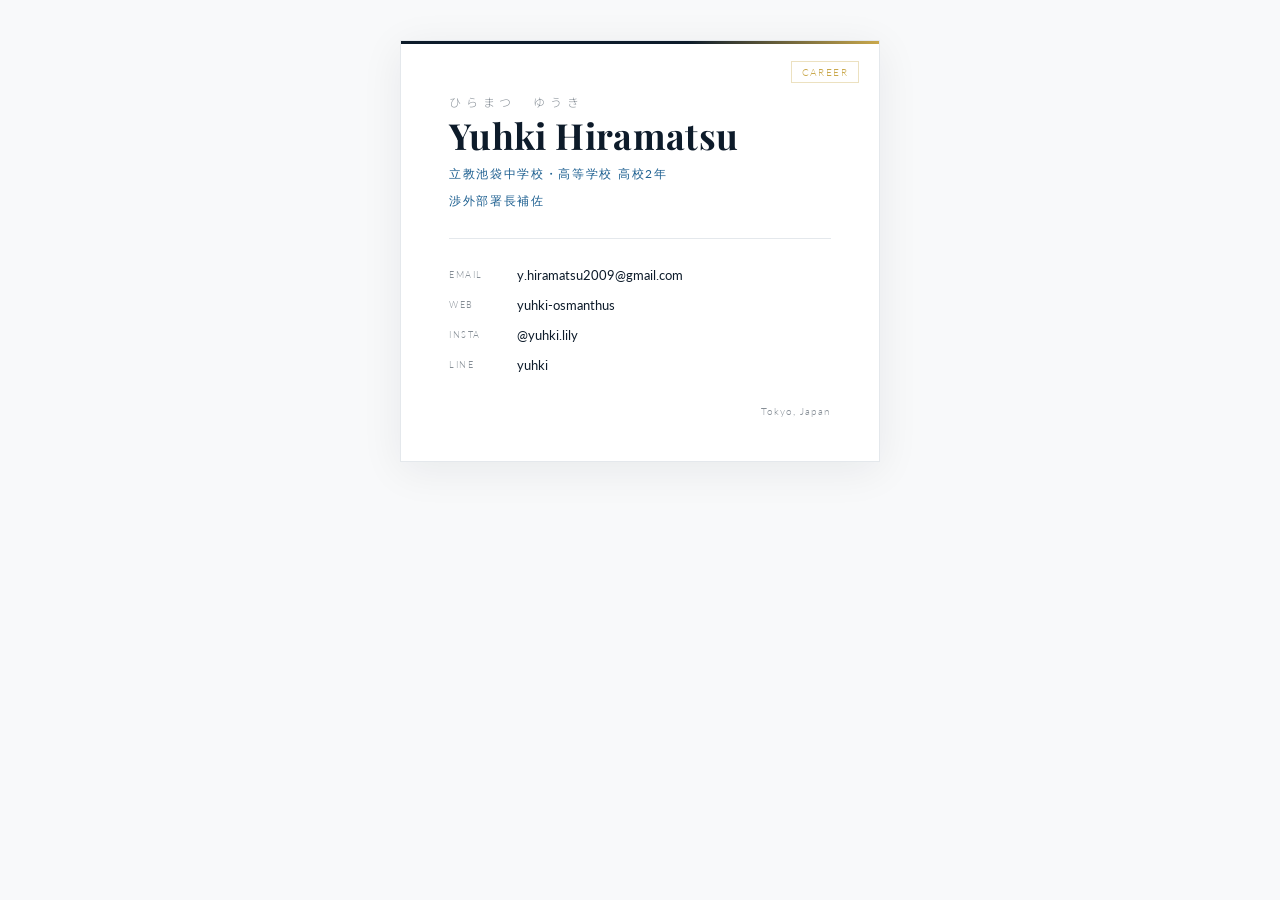
<file: index.html>
<!DOCTYPE html>
<html lang="en">
<head>
  <meta charset="UTF-8" />
  <meta name="viewport" content="width=device-width, initial-scale=1.0" />
  <title>Hanako Yamada</title>

  <!-- Fonts -->
  <link rel="preconnect" href="https://fonts.googleapis.com" />
  <link rel="preconnect" href="https://fonts.gstatic.com" crossorigin />
  <link href="https://fonts.googleapis.com/css2?family=Playfair+Display:wght@400;700&family=Noto+Sans+JP:wght@300&family=Lato:wght@300;400&display=swap" rel="stylesheet" />

  <!-- CSS -->
  <link rel="stylesheet" href="style.css" />
</head>

<body>
  <div class="card">
    <a href="career.html" class="lang">Career</a>

    <p class="name-ja">ひらまつ　ゆうき</p>
    <h1 class="name-en">Yuhki Hiramatsu</h1>
    <p class="role">立教池袋中学校・高等学校 高校2年</p>
    <p class="role">渉外部署長補佐</p>

    <div class="divider"></div>

    <div class="links">
      <a class="link-item" href="y.hiramatsu2009@gmail.com">
        <span class="link-type">Email</span>
        <span class="link-value">y.hiramatsu2009@gmail.com</span>
      </a>

      <a class="link-item" href="https://yuhki-osmanthus.github.io/meishi/index.html" target="_blank">
        <span class="link-type">Web</span>
        <span class="link-value">yuhki-osmanthus</span>
      </a>

      <a class="link-item" href="https://www.instagram.com/yuhki.lily/" target="_blank">
        <span class="link-type">insta</span>
        <span class="link-value">@yuhki.lily</span>
      </a>

      <a class="link-item" href="https://line.me/ti/p/O_eZ1T2oKX" target="_blank">
        <span class="link-type">LINE</span>
        <span class="link-value">yuhki</span>
      </a>
    </div>

    <p class="footer-note">Tokyo, Japan</p>
  </div>
</body>
</html>
</file>
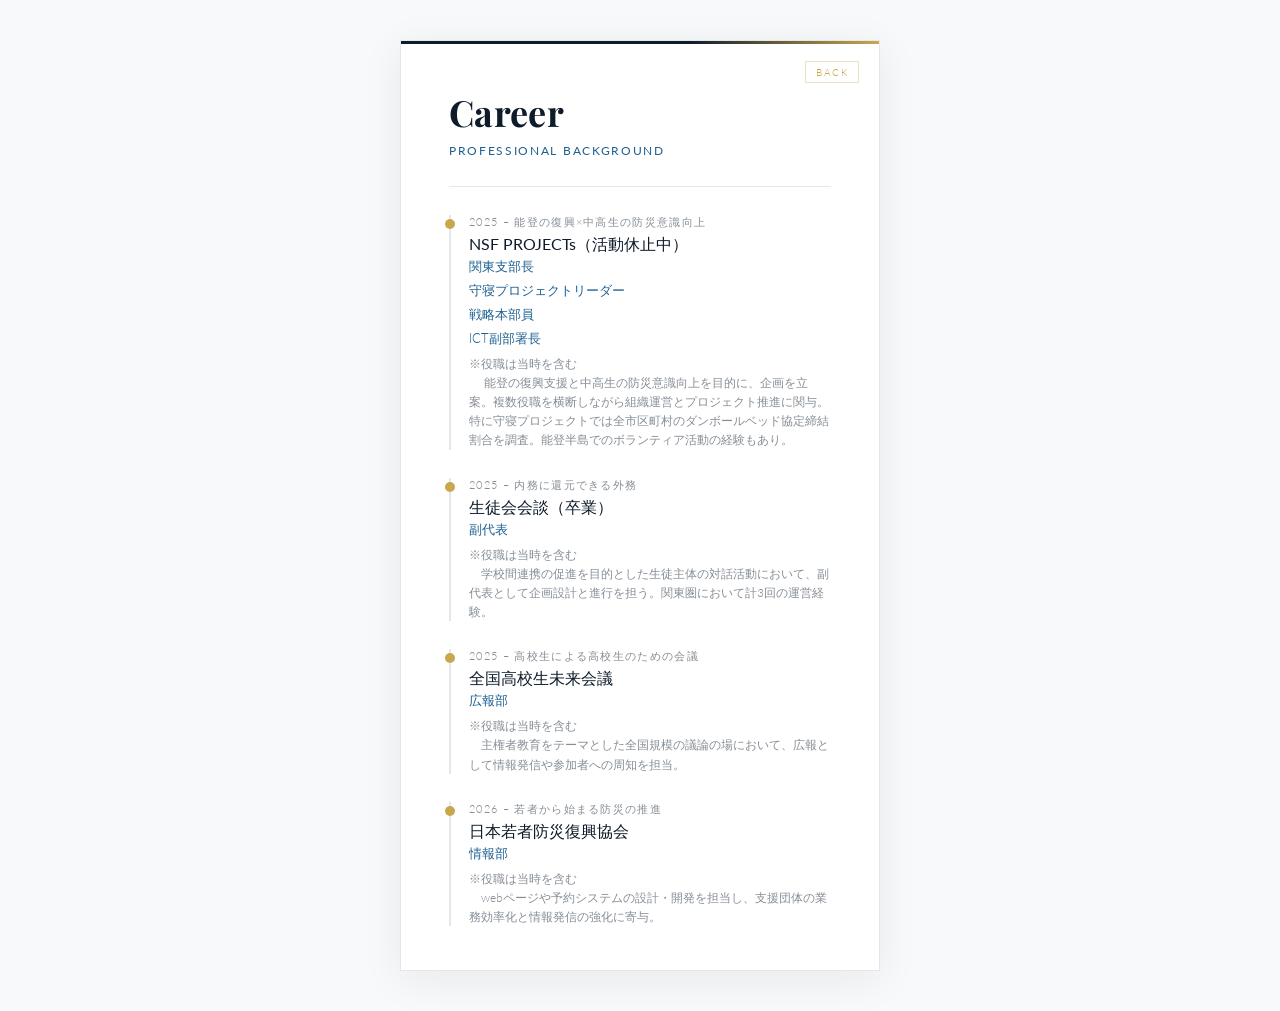
<file: career.html>
<!DOCTYPE html>
<html lang="en">
<head>
  <meta charset="UTF-8" />
  <meta name="viewport" content="width=device-width, initial-scale=1.0" />
  <title>Career | Hanako Yamada</title>

  <link rel="preconnect" href="https://fonts.googleapis.com" />
  <link rel="preconnect" href="https://fonts.gstatic.com" crossorigin />
  <link href="https://fonts.googleapis.com/css2?family=Playfair+Display:wght@400;700&family=Noto+Sans+JP:wght@300&family=Lato:wght@300;400&display=swap" rel="stylesheet" />

  <link rel="stylesheet" href="style.css" />
</head>

<body>
  <div class="card">

    <!-- 戻る -->
    <a href="index.html" class="lang">Back</a>

    <h1 class="name-en">Career</h1>
    <p class="role">Professional Background</p>

    <div class="divider"></div>

    <div class="timeline">

      <div class="timeline-item">
        <p class="timeline-date">2025 – 能登の復興×中高生の防災意識向上</p>
        <h2 class="timeline-title">NSF PROJECTs（活動休止中）</h2>
        <p class="timeline-org">関東支部長</p>
        <p class="timeline-org">守寝プロジェクトリーダー</p>
        <p class="timeline-org">戦略本部員</p>
        <p class="timeline-org">ICT副部署長</p>
        <p class="timeline-desc">※役職は当時を含む</p>
        <p class="timeline-desc">　 能登の復興支援と中高生の防災意識向上を目的に、企画を立案。複数役職を横断しながら組織運営とプロジェクト推進に関与。
            特に守寝プロジェクトでは全市区町村のダンボールベッド協定締結割合を調査。能登半島でのボランティア活動の経験もあり。</p>
      </div>

      <div class="timeline-item">
        <p class="timeline-date">2025 – 内務に還元できる外務</p>
        <h2 class="timeline-title">生徒会会談（卒業）</h2>
        <p class="timeline-org">副代表</p>
        <p class="timeline-desc">
          ※役職は当時を含む
        </p><p class="timeline-desc">
          　学校間連携の促進を目的とした生徒主体の対話活動において、副代表として企画設計と進行を担う。関東圏において計3回の運営経験。
        </p>
      </div>

      <div class="timeline-item">
        <p class="timeline-date">2025 – 高校生による高校生のための会議</p>
        <h2 class="timeline-title">全国高校生未来会議</h2>
        <p class="timeline-org">広報部</p>
        <p class="timeline-desc">
          ※役職は当時を含む
        </p>
        <p class="timeline-desc">
          　主権者教育をテーマとした全国規模の議論の場において、広報として情報発信や参加者への周知を担当。
        </p>
      </div>
      
      <div class="timeline-item">
        <p class="timeline-date">2026 – 若者から始まる防災の推進</p>
        <h2 class="timeline-title">日本若者防災復興協会</h2>
        <p class="timeline-org">情報部</p>
        <p class="timeline-desc">
          ※役職は当時を含む
        </p>
        <p class="timeline-desc">
          　webページや予約システムの設計・開発を担当し、支援団体の業務効率化と情報発信の強化に寄与。
        </p>
      </div>

    </div>

  </div>
</body>
</html>
</file>
<file: style.css>
*, *::before, *::after {
  box-sizing: border-box;
  margin: 0;
  padding: 0;
}

:root {
  --navy: #0d1b2a;
  --gold: #c9a84c;
  --gold-light: #e2c46e;
  --blue: #1e6091;
  --white: #ffffff;
  --off-white: #f8f9fa;
  --gray: #868e96;
  --border: #e4e8ec;
}

body {
  background: var(--off-white);
  color: var(--navy);
  font-family: 'Lato', sans-serif;
  font-weight: 300;
  min-height: 100vh;
  display: flex;
  align-items: flex-start;
  justify-content: center;
  padding: 40px 20px;
}

.card {
  background: var(--white);
  border: 1px solid var(--border);
  max-width: 480px;
  width: 100%;
  padding: 52px 48px 44px;
  box-shadow: 0 8px 40px rgba(13,27,42,.07);
  position: relative;
  opacity: 0;
  animation: fadeIn .7s .2s forwards;
  
}

.card::before {
  content: '';
  position: absolute;
  top: 0; left: 0; right: 0;
  height: 3px;
  background: linear-gradient(90deg, var(--navy) 60%, var(--gold) 100%);
}

@keyframes fadeIn {
  from {
    opacity: 0;
    transform: translateY(12px);
  }
  to {
    opacity: 1;
    transform: translateY(0);
  }
}

.lang {
  position: absolute;
  top: 20px;
  right: 20px;
  font-size: 10px;
  letter-spacing: .14em;
  text-transform: uppercase;
  color: var(--gold);
  text-decoration: none;
  border: 1px solid rgba(201,168,76,.35);
  padding: 4px 10px;
  transition: background .2s, color .2s;
}

.lang:hover {
  background: var(--gold);
  color: var(--navy);
}

.name-ja {
  font-family: 'Noto Sans JP', sans-serif;
  font-weight: 300;
  font-size: 12px;
  letter-spacing: .4em;
  color: var(--gray);
  margin-bottom: 6px;
}

.name-en {
  font-family: 'Playfair Display', serif;
  font-size: 36px;
  font-weight: 700;
  color: var(--navy);
  line-height: 1.1;
  letter-spacing: .01em;
}

.role {
  margin-top: 10px;
  font-size: 12px;
  letter-spacing: .14em;
  text-transform: uppercase;
  color: var(--blue);
  font-weight: 400;
}

.divider {
  height: 1px;
  background: var(--border);
  margin: 28px 0;
}

.links {
  display: flex;
  flex-direction: column;
  gap: 14px;
}

.link-item {
  display: flex;
  align-items: center;
  gap: 14px;
  text-decoration: none;
  color: var(--navy);
  transition: color .2s;
}

.link-item:hover {
  color: var(--blue);
}

.link-type {
  font-size: 9px;
  letter-spacing: .18em;
  text-transform: uppercase;
  color: var(--gray);
  width: 54px;
  flex-shrink: 0;
}

.link-value {
  font-size: 13px;
  font-weight: 400;
}

.footer-note {
  margin-top: 32px;
  font-size: 10px;
  letter-spacing: .1em;
  color: var(--gray);
  text-align: right;
}
/* ===== Career Page ===== */

.timeline {
  display: flex;
  flex-direction: column;
  gap: 28px;
}

.timeline-item {
  position: relative;
  padding-left: 18px;
  border-left: 2px solid var(--border);
}

.timeline-item::before {
  content: '';
  position: absolute;
  left: -6px;
  top: 4px;
  width: 10px;
  height: 10px;
  background: var(--gold);
  border-radius: 50%;
}

.timeline-date {
  font-size: 11px;
  letter-spacing: .12em;
  color: var(--gray);
  margin-bottom: 4px;
}

.timeline-title {
  font-size: 16px;
  font-weight: 400;
  margin-bottom: 2px;
}

.timeline-org {
  font-size: 13px;
  color: var(--blue);
  margin-bottom: 6px;
}

.timeline-desc {
  font-size: 12px;
  color: var(--gray);
  line-height: 1.6;
}

.timeline-item {
  opacity: 0;
  transform: translateY(10px);
  animation: fadeUp .6s forwards;
}

.timeline-item:nth-child(1) { animation-delay: 0.1s; }
.timeline-item:nth-child(2) { animation-delay: 0.3s; }
.timeline-item:nth-child(3) { animation-delay: 0.5s; }
.timeline-item:nth-child(4) { animation-delay: 0.7s; }

@keyframes fadeUp {
  to {
    opacity: 1;
    transform: translateY(0);
  }
}
</file>
